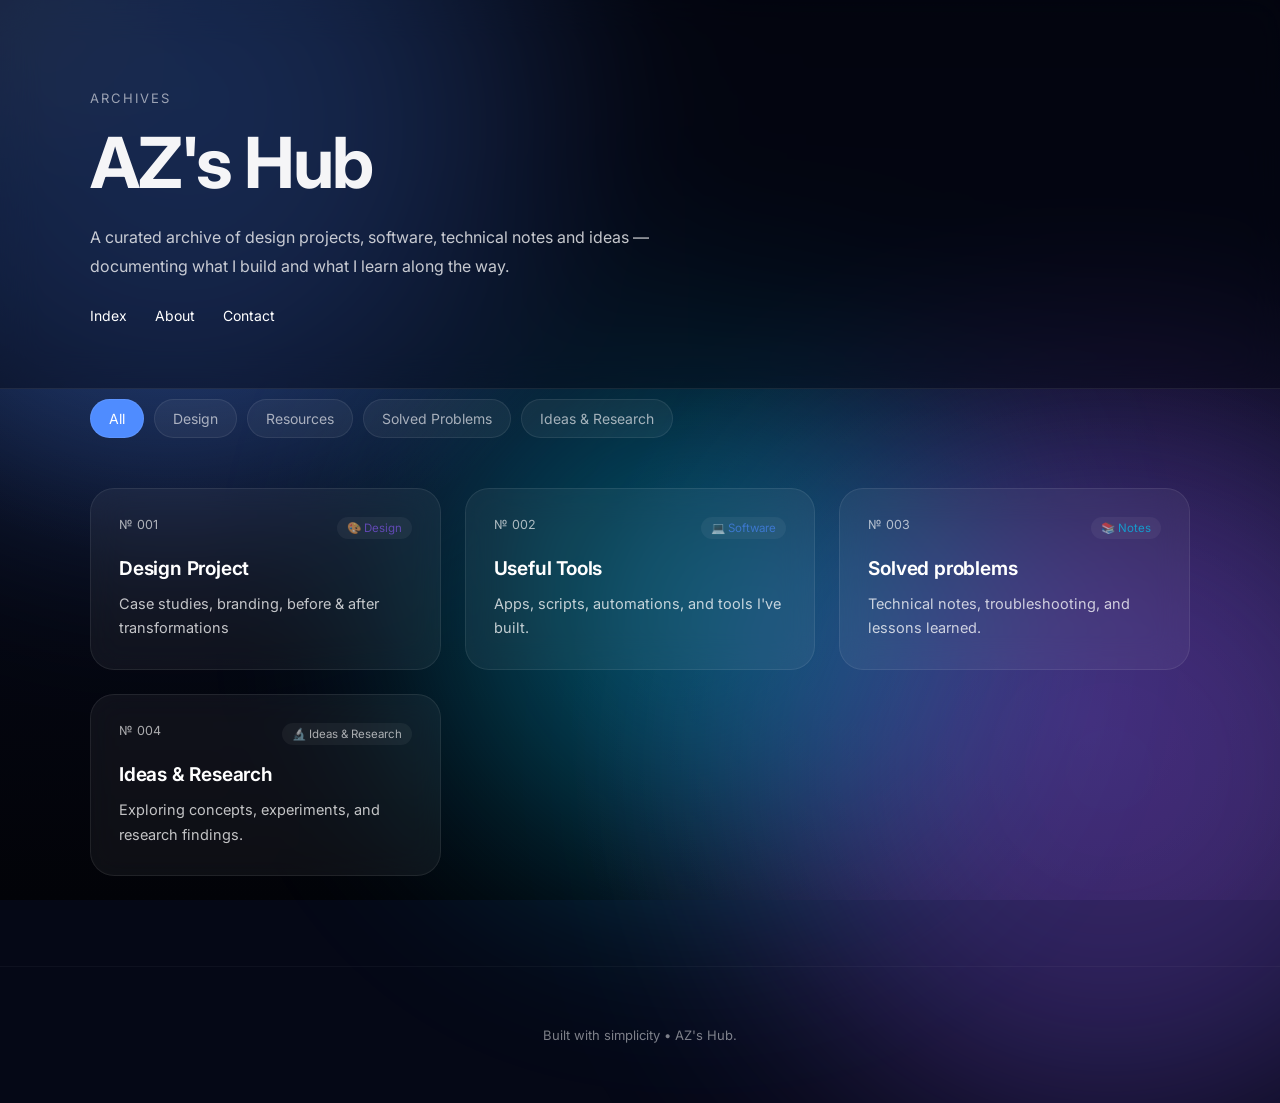
<file: index.html>
<!DOCTYPE html>
<html lang="en">
<head>
<meta charset="UTF-8">
<meta name="viewport" content="width=device-width, initial-scale=1.0">
<title>Your Name — Hub</title>
<link rel="preconnect" href="https://fonts.googleapis.com">
<link href="https://fonts.googleapis.com/css2?family=Inter:wght@400;500;600;700&display=swap" rel="stylesheet">
<link rel="stylesheet" href="assets/css/style.css">
</head>
<body>

<div class="bg"><div class="orb o1"></div><div class="orb o2"></div><div class="orb o3"></div></div>
<div class="cursor-glow"></div>

<header class="site-header">
  <div class="wrap hero">
    <div class="id">ARCHIVES</div>
    <h1>AZ's Hub</h1>
    <p>A curated archive of design projects, software, technical notes and ideas — documenting what I build and what I learn along the way.</p>
    <nav>
      <a href="index.html">Index</a>
      <a href="#" onclick="return false;">About</a>
      <a href="#" onclick="return false;">Contact</a>
    </nav>
  </div>
</header>

<main class="wrap">

  <div class="filters">
    <div class="filter-flag active" data-type="all">All</div>
    <div class="filter-flag" data-type="design">Design</div>
    <div class="filter-flag" data-type="software">Resources</div>
    <div class="filter-flag" data-type="notes">Solved Problems</div>
    <div class="filter-flag" data-type="ideas & research">Ideas & Research</div>
  </div>

  <div class="catalog">

    <a class="entry" data-type="design" href="design/example-project.html">
      <div class="meta"><span>№ 001</span><span class="tag">🎨 Design</span></div>
      <h2>Design Project</h2>
      <p>Case studies, branding, before & after transformations</p>
    </a>

    <a class="entry" data-type="software" href="software/example-tool.html">
      <div class="meta"><span>№ 002</span><span class="tag">💻 Software</span></div>
      <h2>Useful Tools</h2>
      <p>Apps, scripts, automations, and tools I've built.</p>
    </a>

    <a class="entry" data-type="notes" href="notes/example-note.html">
      <div class="meta"><span>№ 003</span><span class="tag">📚 Notes</span></div>
      <h2>Solved problems</h2>
      <p>Technical notes, troubleshooting, and lessons learned.</p>
    </a>
    
        <a class="entry" data-type="ideas & research" href="ideas%20%26%20research/example-idea.html">
      <div class="meta"><span>№ 004</span><span class="tag">🔬 Ideas & Research</span></div>
      <h2>Ideas & Research</h2>
      <p>Exploring concepts, experiments, and research findings.</p>
    </a>

  </div>

</main>

<footer class="site-footer">Built with simplicity • AZ's Hub.</footer>

<script src="assets/js/main.js"></script>
</body>
</html>
</file>
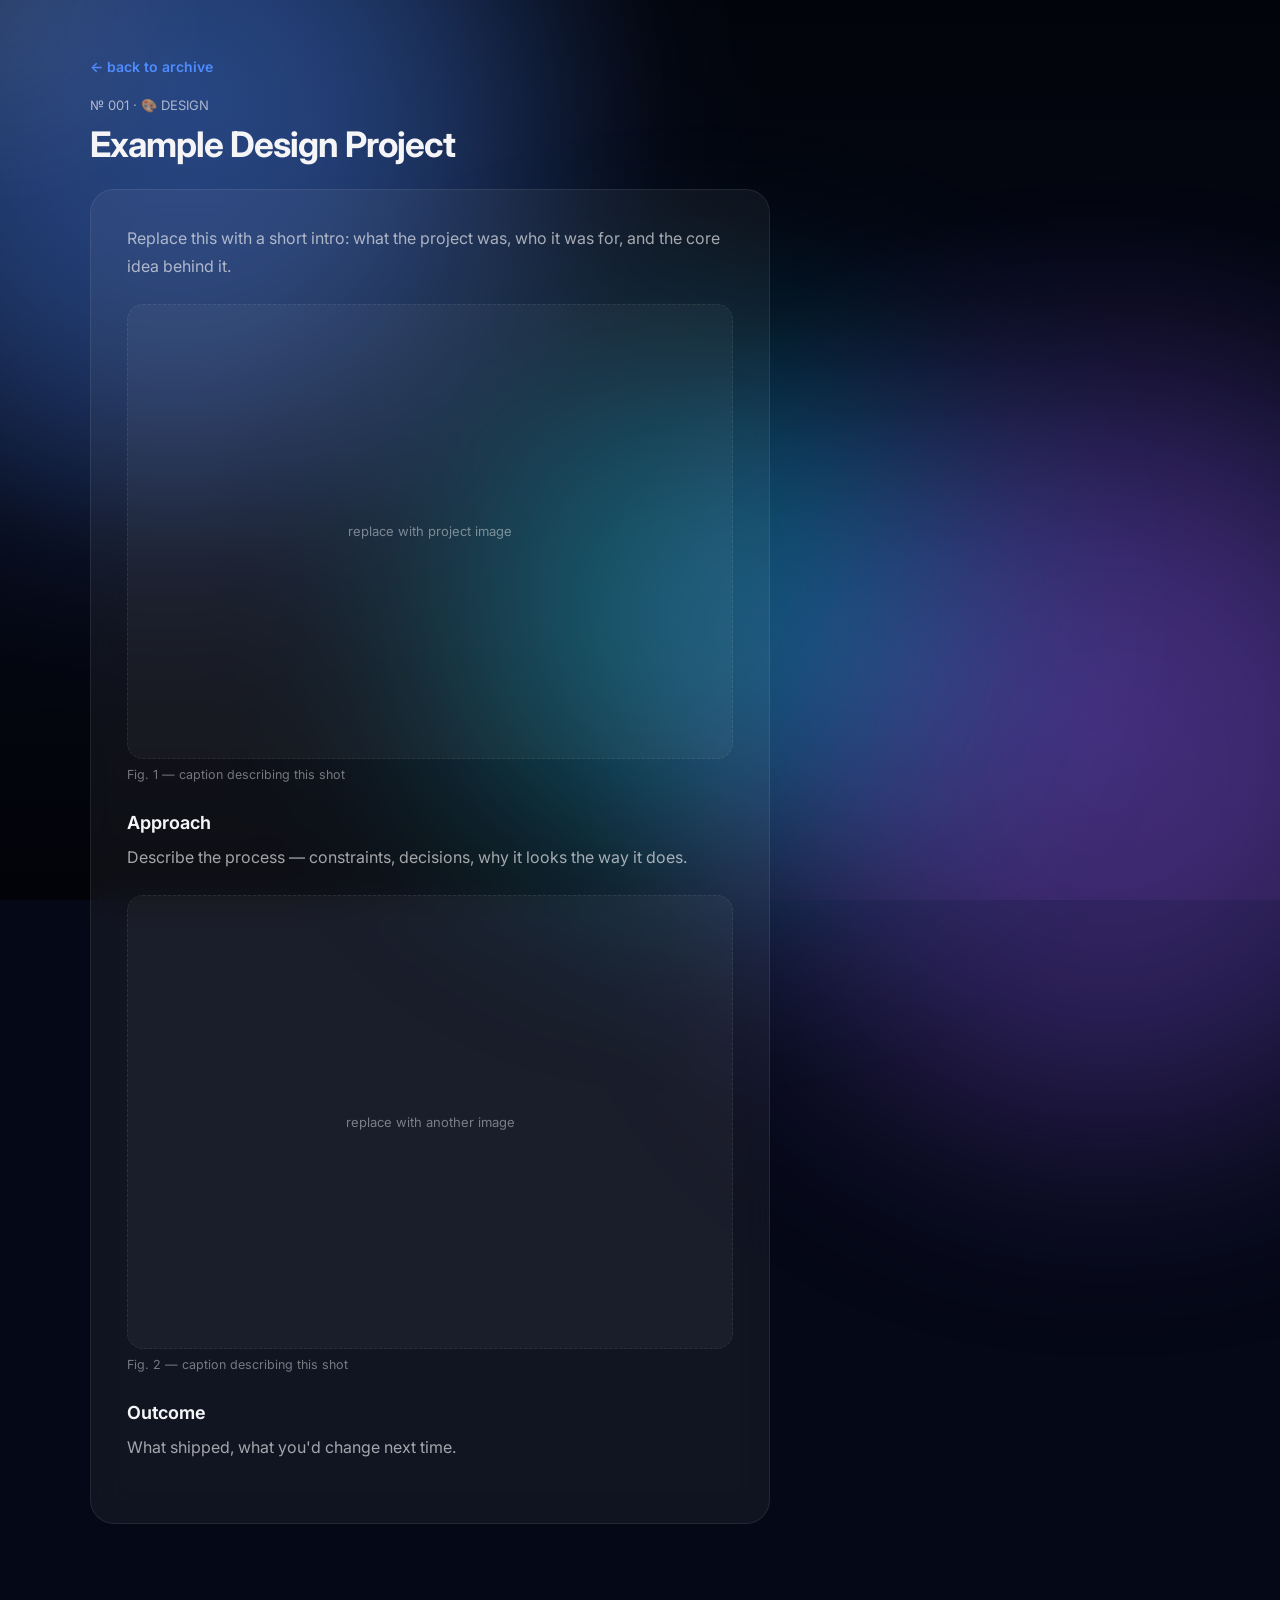
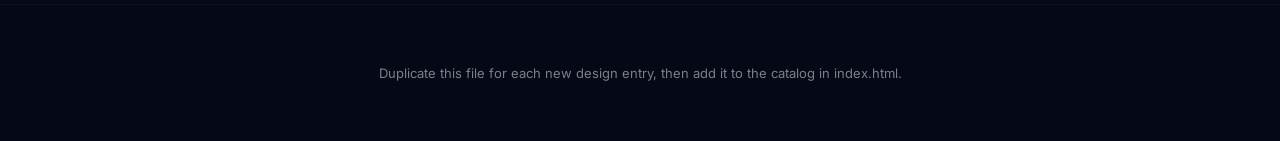
<file: design/example-project.html>
<!DOCTYPE html>
<html lang="en">
<head>
<meta charset="UTF-8">
<meta name="viewport" content="width=device-width, initial-scale=1.0">
<title>Example Design Project — Your Name</title>
<link rel="preconnect" href="https://fonts.googleapis.com">
<link href="https://fonts.googleapis.com/css2?family=Inter:wght@400;500;600;700&display=swap" rel="stylesheet">
<link rel="stylesheet" href="../assets/css/style.css">
</head>
<body>

<div class="bg"><div class="orb o1"></div><div class="orb o2"></div><div class="orb o3"></div></div>
<div class="cursor-glow"></div>

<div class="wrap">
  <div class="detail-header">
    <a class="back" href="../index.html">← back to archive</a>
    <div class="meta">№ 001 · 🎨 DESIGN</div>
    <h1>Example Design Project</h1>
  </div>

  <div class="detail-body">
    <p>Replace this with a short intro: what the project was, who it was for, and the core idea behind it.</p>

    <figure class="figure">
      <div class="placeholder">replace with project image</div>
      <figcaption>Fig. 1 — caption describing this shot</figcaption>
    </figure>

    <h2>Approach</h2>
    <p>Describe the process — constraints, decisions, why it looks the way it does.</p>

    <figure class="figure">
      <div class="placeholder">replace with another image</div>
      <figcaption>Fig. 2 — caption describing this shot</figcaption>
    </figure>

    <h2>Outcome</h2>
    <p>What shipped, what you'd change next time.</p>
  </div>
</div>

<footer class="site-footer">Duplicate this file for each new design entry, then add it to the catalog in index.html.</footer>

<script src="../assets/js/main.js"></script>
</body>
</html>
</file>
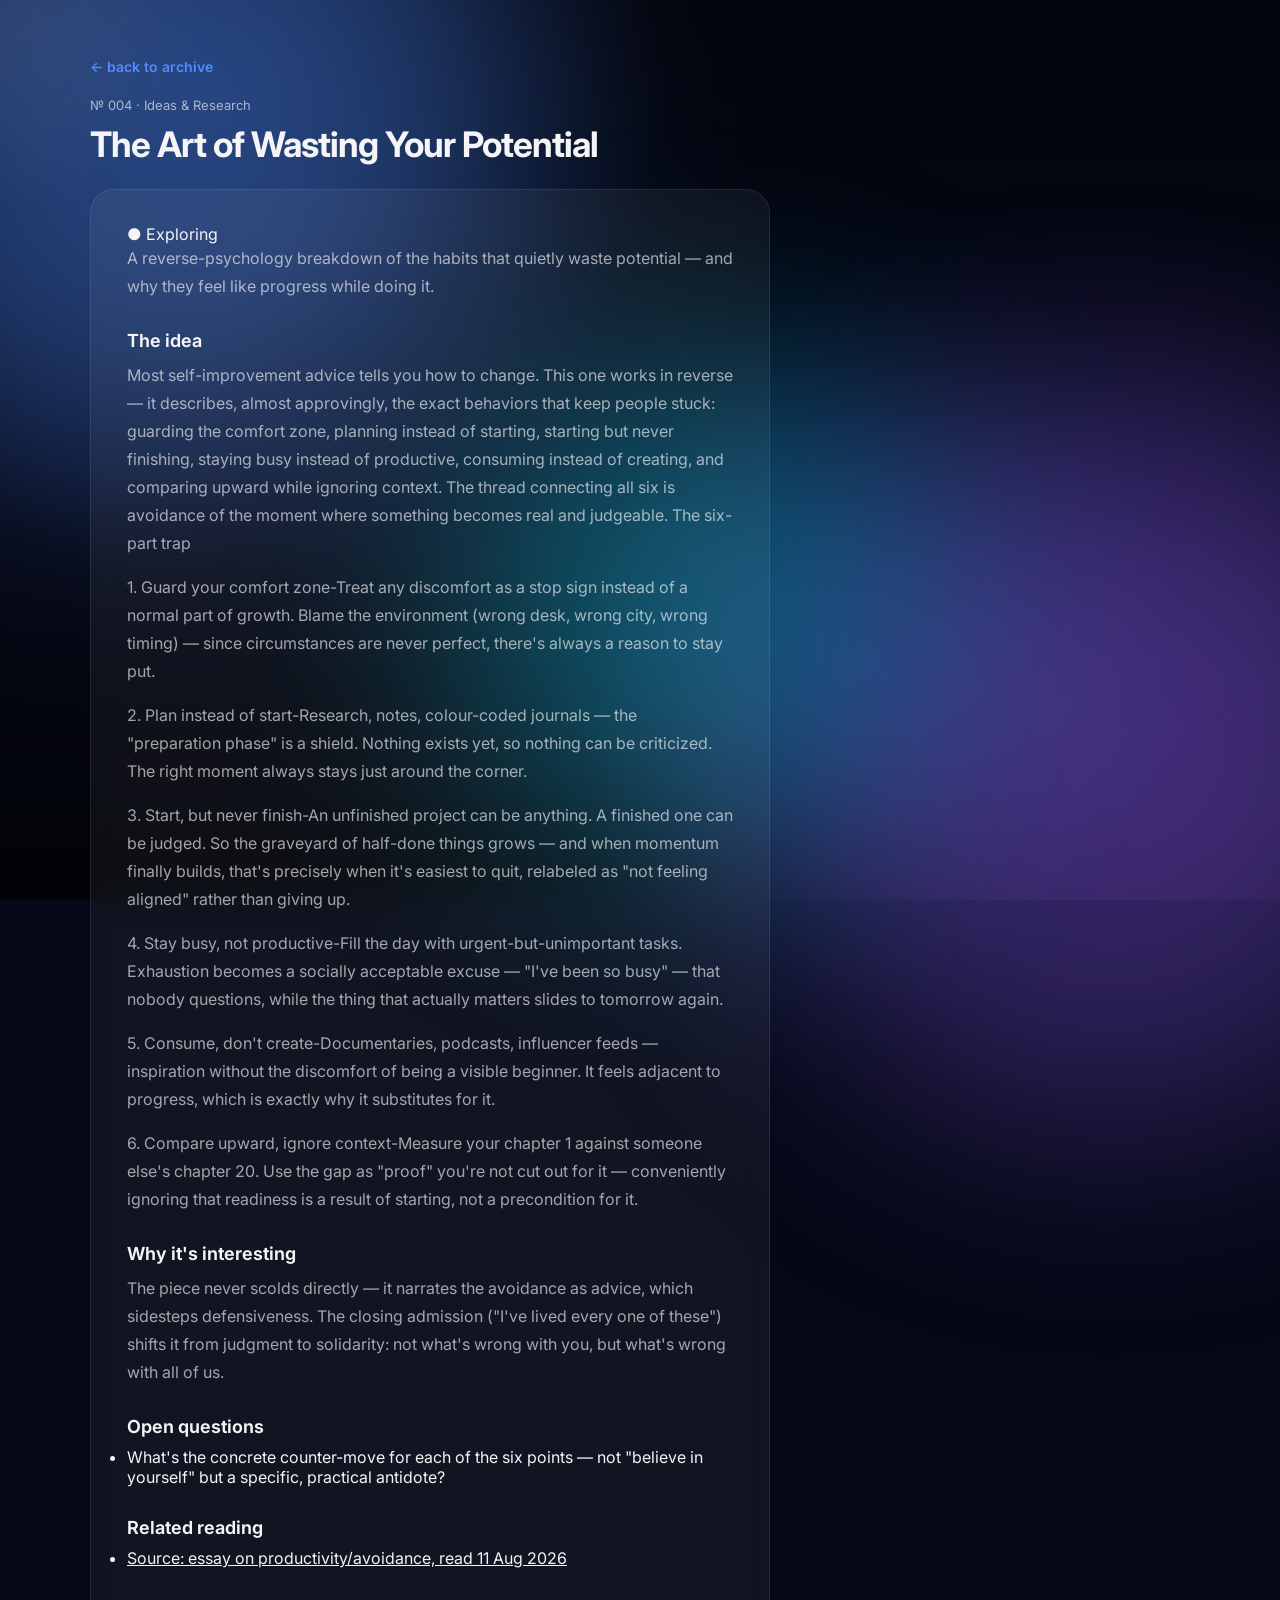
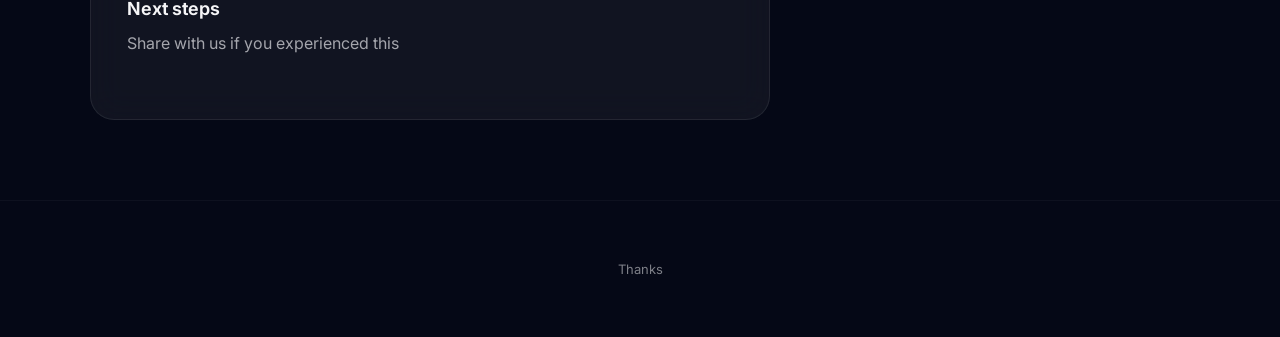
<file: ideas & research/example-idea.html>
<!DOCTYPE html>
<html lang="en">
<head>
<meta charset="UTF-8">
<meta name="viewport" content="width=device-width, initial-scale=1.0">
<title>research on wasting potential</title>
<link rel="preconnect" href="https://fonts.googleapis.com">
<link href="https://fonts.googleapis.com/css2?family=Inter:wght@400;500;600;700&display=swap" rel="stylesheet">
<link rel="stylesheet" href="../assets/css/style.css">
</head>
<body>

<div class="bg"><div class="orb o1"></div><div class="orb o2"></div><div class="orb o3"></div></div>
<div class="cursor-glow"></div>

<div class="wrap">
  <div class="detail-header">
    <a class="back" href="../index.html">← back to archive</a>
    <div class="meta">№ 004 · Ideas & Research</div>
    <h1>The Art of Wasting Your Potential</h1>
  </div>

  <div class="detail-body">
    <div class="status-pill">● Exploring</div>
    <p> A reverse-psychology breakdown of the habits that quietly waste potential — and why they feel like progress while doing it.</p>

    <h2>The idea</h2>
    <p>Most self-improvement advice tells you how to change. This one works in reverse — it describes, almost approvingly,
      the exact behaviors that keep people stuck: guarding the comfort zone, planning instead of starting, starting but never finishing, staying busy instead of productive,
      consuming instead of creating, and comparing upward while ignoring context. The thread connecting all six is avoidance of the moment where something becomes real and judgeable.
      The six-part trap</p>

<p>1. Guard your comfort zone-Treat any discomfort as a stop sign instead of a normal part of growth.
  Blame the environment (wrong desk, wrong city, wrong timing) — since circumstances are never perfect, there's always a reason to stay put.</p>

<p>2. Plan instead of start-Research, notes, colour-coded journals — the "preparation phase" is a shield. Nothing exists yet, so nothing can be criticized.
    The right moment always stays just around the corner.</p>

<p>3. Start, but never finish-An unfinished project can be anything. A finished one can be judged.
  So the graveyard of half-done things grows — and when momentum finally builds, that's precisely when it's easiest to quit, relabeled as "not feeling aligned" rather than giving up.</p>

<p>4. Stay busy, not productive-Fill the day with urgent-but-unimportant tasks. Exhaustion becomes a socially acceptable excuse — "I've been so busy" — that nobody questions, 
      while the thing that actually matters slides to tomorrow again.</p>

<p>5. Consume, don't create-Documentaries, podcasts, influencer feeds — inspiration without the discomfort of being a visible beginner. It feels adjacent to progress, which is exactly why it substitutes for it.</p>

<p>6. Compare upward, ignore context-Measure your chapter 1 against someone else's chapter 20. Use the gap as "proof" you're not cut out for it — conveniently ignoring that readiness is a result of starting,
      not a precondition for it.</p>
    

    <h2>Why it's interesting</h2>
    <p>The piece never scolds directly — it narrates the avoidance as advice, which sidesteps defensiveness. 
      The closing admission ("I've lived every one of these") shifts it from judgment to solidarity: not what's wrong with you, but what's wrong with all of us.</p>

    <h2>Open questions</h2>
    <ul class="reading-list">
      <li>What's the concrete counter-move for each of the six points — not "believe in yourself" but a specific, practical antidote?</li>
      
    </ul>

    <h2>Related reading</h2>
    <ul class="reading-list">
      
      <li><a href="#">Source: essay on productivity/avoidance, read 11 Aug 2026</a></li>
    </ul>

    <h2>Next steps</h2>
    <p>Share with us if you experienced this</p>
  </div>
</div>

<footer class="site-footer">Thanks</footer>

<script src="../assets/js/main.js"></script>
</body>
</html>
</file>
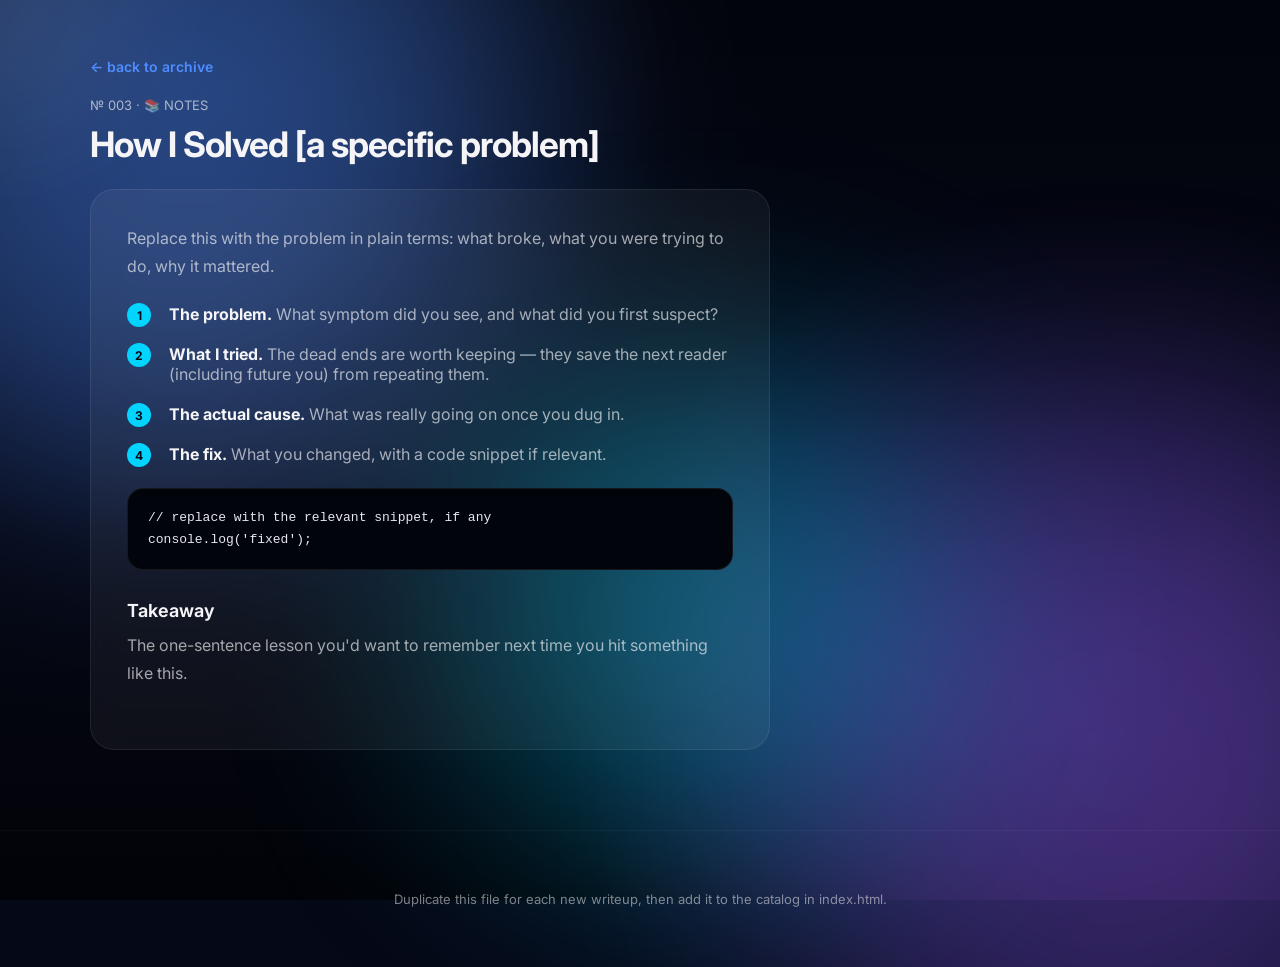
<file: notes/example-note.html>
<!DOCTYPE html>
<html lang="en">
<head>
<meta charset="UTF-8">
<meta name="viewport" content="width=device-width, initial-scale=1.0">
<title>How I Solved [a problem] — Your Name</title>
<link rel="preconnect" href="https://fonts.googleapis.com">
<link href="https://fonts.googleapis.com/css2?family=Inter:wght@400;500;600;700&display=swap" rel="stylesheet">
<link rel="stylesheet" href="../assets/css/style.css">
</head>
<body>

<div class="bg"><div class="orb o1"></div><div class="orb o2"></div><div class="orb o3"></div></div>
<div class="cursor-glow"></div>

<div class="wrap">
  <div class="detail-header">
    <a class="back" href="../index.html">← back to archive</a>
    <div class="meta">№ 003 · 📚 NOTES</div>
    <h1>How I Solved [a specific problem]</h1>
  </div>

  <div class="detail-body">
    <p>Replace this with the problem in plain terms: what broke, what you were trying to do, why it mattered.</p>

    <ol class="steps">
      <li><strong>The problem.</strong> What symptom did you see, and what did you first suspect?</li>
      <li><strong>What I tried.</strong> The dead ends are worth keeping — they save the next reader (including future you) from repeating them.</li>
      <li><strong>The actual cause.</strong> What was really going on once you dug in.</li>
      <li><strong>The fix.</strong> What you changed, with a code snippet if relevant.</li>
    </ol>

    <div class="code-block">// replace with the relevant snippet, if any<br>console.log('fixed');</div>

    <h2>Takeaway</h2>
    <p>The one-sentence lesson you'd want to remember next time you hit something like this.</p>
  </div>
</div>

<footer class="site-footer">Duplicate this file for each new writeup, then add it to the catalog in index.html.</footer>

<script src="../assets/js/main.js"></script>
</body>
</html>
</file>
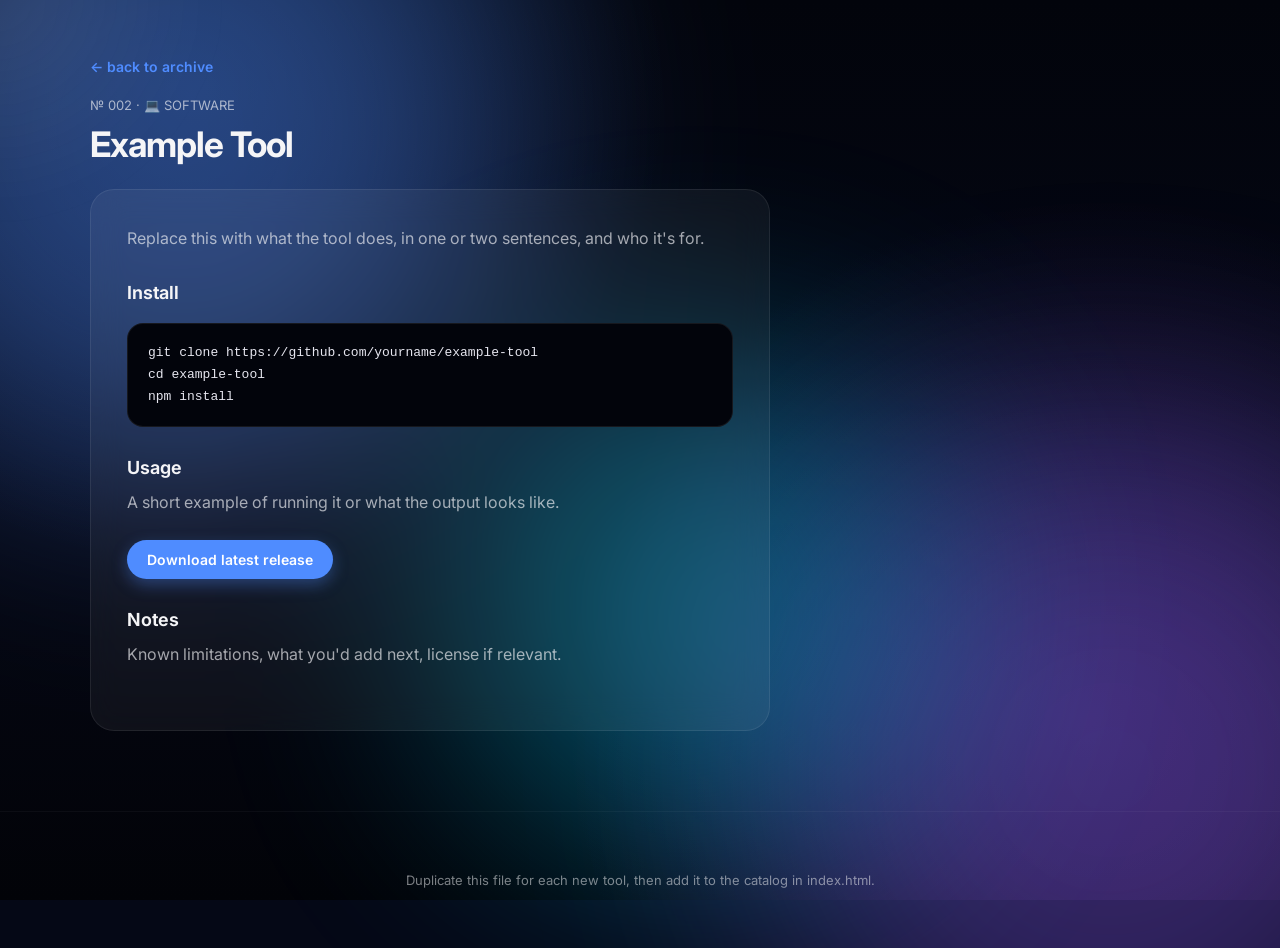
<file: software/example-tool.html>
<!DOCTYPE html>
<html lang="en">
<head>
<meta charset="UTF-8">
<meta name="viewport" content="width=device-width, initial-scale=1.0">
<title>Example Tool — Your Name</title>
<link rel="preconnect" href="https://fonts.googleapis.com">
<link href="https://fonts.googleapis.com/css2?family=Inter:wght@400;500;600;700&display=swap" rel="stylesheet">
<link rel="stylesheet" href="../assets/css/style.css">
</head>
<body>

<div class="bg"><div class="orb o1"></div><div class="orb o2"></div><div class="orb o3"></div></div>
<div class="cursor-glow"></div>

<div class="wrap">
  <div class="detail-header">
    <a class="back" href="../index.html">← back to archive</a>
    <div class="meta">№ 002 · 💻 SOFTWARE</div>
    <h1>Example Tool</h1>
  </div>

  <div class="detail-body">
    <p>Replace this with what the tool does, in one or two sentences, and who it's for.</p>

    <h2>Install</h2>
    <div class="code-block">git clone https://github.com/yourname/example-tool<br>cd example-tool<br>npm install</div>

    <h2>Usage</h2>
    <p>A short example of running it or what the output looks like.</p>

    <a class="download-btn" href="#">Download latest release</a>

    <h2>Notes</h2>
    <p>Known limitations, what you'd add next, license if relevant.</p>
  </div>
</div>

<footer class="site-footer">Duplicate this file for each new tool, then add it to the catalog in index.html.</footer>

<script src="../assets/js/main.js"></script>
</body>
</html>
</file>
<file: assets/css/style.css>
/* =========================================================
   TOKENS — dark glass over drifting color orbs, cursor glow,
   scroll-reactive hero. Matches the reference direction.
   ========================================================= */
:root {
  --ink: #f5f5f7;
  --ink-soft: rgba(245,245,247,0.65);
  --ink-faint: rgba(245,245,247,0.45);

  --glass: rgba(255,255,255,0.05);
  --glass-strong: rgba(255,255,255,0.08);
  --glass-border: rgba(255,255,255,0.08);

  --accent-blue: #4f8cff;
  --accent-purple: #8b5cf6;
  --accent-cyan: #00d4ff;

  --tag-design: var(--accent-purple);
  --tag-software: var(--accent-blue);
  --tag-notes: var(--accent-cyan);

  --font: 'Inter', -apple-system, BlinkMacSystemFont, 'Segoe UI', Roboto, sans-serif;

  --r-lg: 24px;
  --r-md: 16px;
  --r-sm: 10px;

  --ease: cubic-bezier(0.25, 0.46, 0.45, 0.94);
}

* { margin: 0; padding: 0; box-sizing: border-box; }
html { scroll-behavior: smooth; }

body {
  font-family: var(--font);
  background: #050816;
  color: var(--ink);
  overflow-x: hidden;
}

a { color: inherit; }

/* ---------- Background: base gradient + drifting orbs ---------- */

.bg {
  position: fixed;
  inset: 0;
  z-index: -2;
  background:
    radial-gradient(circle at 15% 10%, #4f8cff33 0, transparent 35%),
    radial-gradient(circle at 85% 80%, #8b5cf633 0, transparent 40%),
    linear-gradient(180deg, #02040b, #050816, #020308);
}

.orb {
  position: absolute;
  border-radius: 50%;
  filter: blur(120px);
  opacity: 0.35;
  animation: drift 28s ease-in-out infinite alternate;
}
.orb.o1 { width: 700px; height: 700px; background: var(--accent-blue); top: -220px; left: -180px; }
.orb.o2 { width: 700px; height: 700px; background: var(--accent-purple); right: -180px; bottom: -220px; animation-duration: 36s; }
.orb.o3 { width: 500px; height: 500px; background: var(--accent-cyan); left: 35%; top: 40%; animation-duration: 42s; }

@keyframes drift {
  0%   { transform: translate(0, 0) scale(1); }
  50%  { transform: translate(80px, -50px) scale(1.1); }
  100% { transform: translate(-60px, 70px) scale(0.95); }
}

.cursor-glow {
  position: fixed;
  width: 420px; height: 420px;
  border-radius: 50%;
  pointer-events: none;
  background: radial-gradient(circle, rgba(255,255,255,0.08), transparent 70%);
  transform: translate(-50%, -50%);
  filter: blur(30px);
  z-index: -1;
}

@media (prefers-reduced-motion: reduce) {
  .orb { animation: none; }
  .cursor-glow { display: none; }
}
@media (hover: none) {
  .cursor-glow { display: none; }
}

.wrap { width: min(1100px, 92%); margin: auto; }

/* ---------- Header / hero ---------- */

.site-header {
  position: sticky;
  top: 0;
  z-index: 10;
  background: rgba(5,8,22,0.45);
  backdrop-filter: blur(18px);
  -webkit-backdrop-filter: blur(18px);
  border-bottom: 1px solid var(--glass-border);
}

.hero {
  padding: 90px 0 60px;
  will-change: transform;
}

.hero .id { opacity: 0.6; letter-spacing: 2px; font-size: 13px; margin-bottom: 14px; }
.hero h1 { font-size: clamp(2.6rem, 6vw, 4.4rem); letter-spacing: -2px; font-weight: 700; margin-bottom: 18px; }
.hero p { max-width: 620px; opacity: 0.8; line-height: 1.8; font-size: 16px; margin-bottom: 26px; }

.hero nav { display: flex; gap: 28px; }
.hero nav a {
  color: #fff;
  text-decoration: none;
  font-size: 14px;
  position: relative;
  padding-bottom: 4px;
}
.hero nav a::after {
  content: "";
  position: absolute;
  left: 0; bottom: -2px;
  width: 0; height: 2px;
  background: var(--accent-purple);
  transition: width 0.3s var(--ease);
}
.hero nav a:hover::after { width: 100%; }

/* detail pages use a shorter, non-hero header */
.detail-header { padding: 56px 0 24px; }
.detail-header .back {
  font-size: 14px;
  font-weight: 600;
  color: var(--accent-blue);
  text-decoration: none;
  display: inline-block;
  margin-bottom: 22px;
  transition: opacity 0.25s var(--ease);
}
.detail-header .back:hover { opacity: 0.65; }
.detail-header .meta { font-size: 13px; color: var(--ink-soft); margin-bottom: 10px; }
.detail-header h1 { font-size: 2.2rem; font-weight: 700; letter-spacing: -1px; }

/* ---------- Filters ---------- */

.filters {
  display: flex;
  flex-wrap: wrap;
  gap: 10px;
  margin: 10px 0 50px;
}
.filter-flag {
  padding: 10px 18px;
  border: 1px solid var(--glass-border);
  border-radius: 999px;
  background: var(--glass);
  font-size: 14px;
  color: var(--ink-soft);
  cursor: pointer;
  transition: background 0.3s var(--ease), color 0.3s var(--ease);
  user-select: none;
}
.filter-flag.active, .filter-flag:hover { background: var(--accent-blue); color: #fff; }

/* ---------- Catalog ---------- */

.catalog {
  display: grid;
  grid-template-columns: repeat(auto-fit, minmax(260px, 1fr));
  gap: 24px;
  padding-bottom: 90px;
}

.entry {
  position: relative;
  padding: 28px;
  border-radius: var(--r-lg);
  background: var(--glass);
  backdrop-filter: blur(16px);
  -webkit-backdrop-filter: blur(16px);
  border: 1px solid var(--glass-border);
  text-decoration: none;
  color: #fff;
  transition: transform 0.45s var(--ease), box-shadow 0.45s var(--ease), opacity 0.45s var(--ease);
  opacity: 0;
  transform: translateY(35px);
}
.entry.show { opacity: 1; transform: none; }
.entry:hover { transform: translateY(-8px); box-shadow: 0 20px 60px rgba(79,140,255,0.2); }

.entry .meta {
  display: flex;
  justify-content: space-between;
  opacity: 0.65;
  margin-bottom: 18px;
  font-size: 12.5px;
}
.entry .tag {
  padding: 4px 10px;
  background: var(--glass-strong);
  border-radius: 999px;
  font-size: 11.5px;
}
.entry[data-type="design"] .tag   { color: var(--tag-design); }
.entry[data-type="software"] .tag { color: var(--tag-software); }
.entry[data-type="notes"] .tag    { color: var(--tag-notes); }

.entry h2 { font-size: 19px; font-weight: 650; margin-bottom: 6px; letter-spacing: -0.2px; }
.entry p { opacity: 0.75; line-height: 1.7; margin-top: 12px; font-size: 14.5px; }
.entry.hidden { display: none; }

/* ---------- Detail body ---------- */

.detail-body {
  max-width: 680px;
  padding: 34px 36px 46px;
  margin: 0 0 80px;
  border-radius: var(--r-lg);
  background: var(--glass);
  backdrop-filter: blur(16px);
  -webkit-backdrop-filter: blur(16px);
  border: 1px solid var(--glass-border);
}
.detail-body h2 { font-size: 18px; font-weight: 650; margin: 30px 0 10px; }
.detail-body p { margin: 0 0 16px; color: var(--ink-soft); line-height: 1.75; }

.figure { margin: 24px 0; }
.figure .placeholder {
  aspect-ratio: 4/3;
  background: rgba(255,255,255,0.04);
  border: 1.5px dashed var(--glass-border);
  display: flex; align-items: center; justify-content: center;
  font-size: 13px; color: var(--ink-faint);
  border-radius: var(--r-md);
}
.figure figcaption { font-size: 12.5px; color: var(--ink-faint); margin-top: 8px; }

.code-block {
  background: #02040b;
  color: #e6e6ef;
  font-family: 'SF Mono', Menlo, monospace;
  font-size: 13px;
  padding: 18px 20px;
  border-radius: var(--r-md);
  margin: 20px 0;
  overflow-x: auto;
  line-height: 1.7;
  border: 1px solid var(--glass-border);
}

.download-btn {
  display: inline-block;
  font-size: 14px; font-weight: 600;
  padding: 11px 20px;
  background: var(--accent-blue);
  border-radius: 999px;
  text-decoration: none;
  color: #fff;
  margin-top: 8px;
  transition: transform 0.3s var(--ease), box-shadow 0.3s var(--ease);
  box-shadow: 0 6px 16px rgba(79,140,255,0.35);
}
.download-btn:hover { transform: translateY(-2px) scale(1.03); box-shadow: 0 10px 24px rgba(79,140,255,0.45); }

.steps { list-style: none; margin: 24px 0; counter-reset: step; }
.steps li { counter-increment: step; position: relative; padding-left: 42px; margin-bottom: 20px; color: var(--ink-soft); }
.steps li strong { color: var(--ink); }
.steps li::before {
  content: counter(step);
  position: absolute; left: 0; top: -1px;
  font-size: 12px; font-weight: 700; color: #050816;
  background: var(--accent-cyan);
  width: 24px; height: 24px; border-radius: 50%;
  display: flex; align-items: center; justify-content: center;
}

/* ---------- Footer ---------- */

footer.site-footer {
  text-align: center;
  padding: 60px;
  opacity: 0.5;
  border-top: 1px solid var(--glass-border);
  font-size: 13px;
}

@media (max-width: 640px) {
  .catalog { grid-template-columns: 1fr; }
}
</file>
